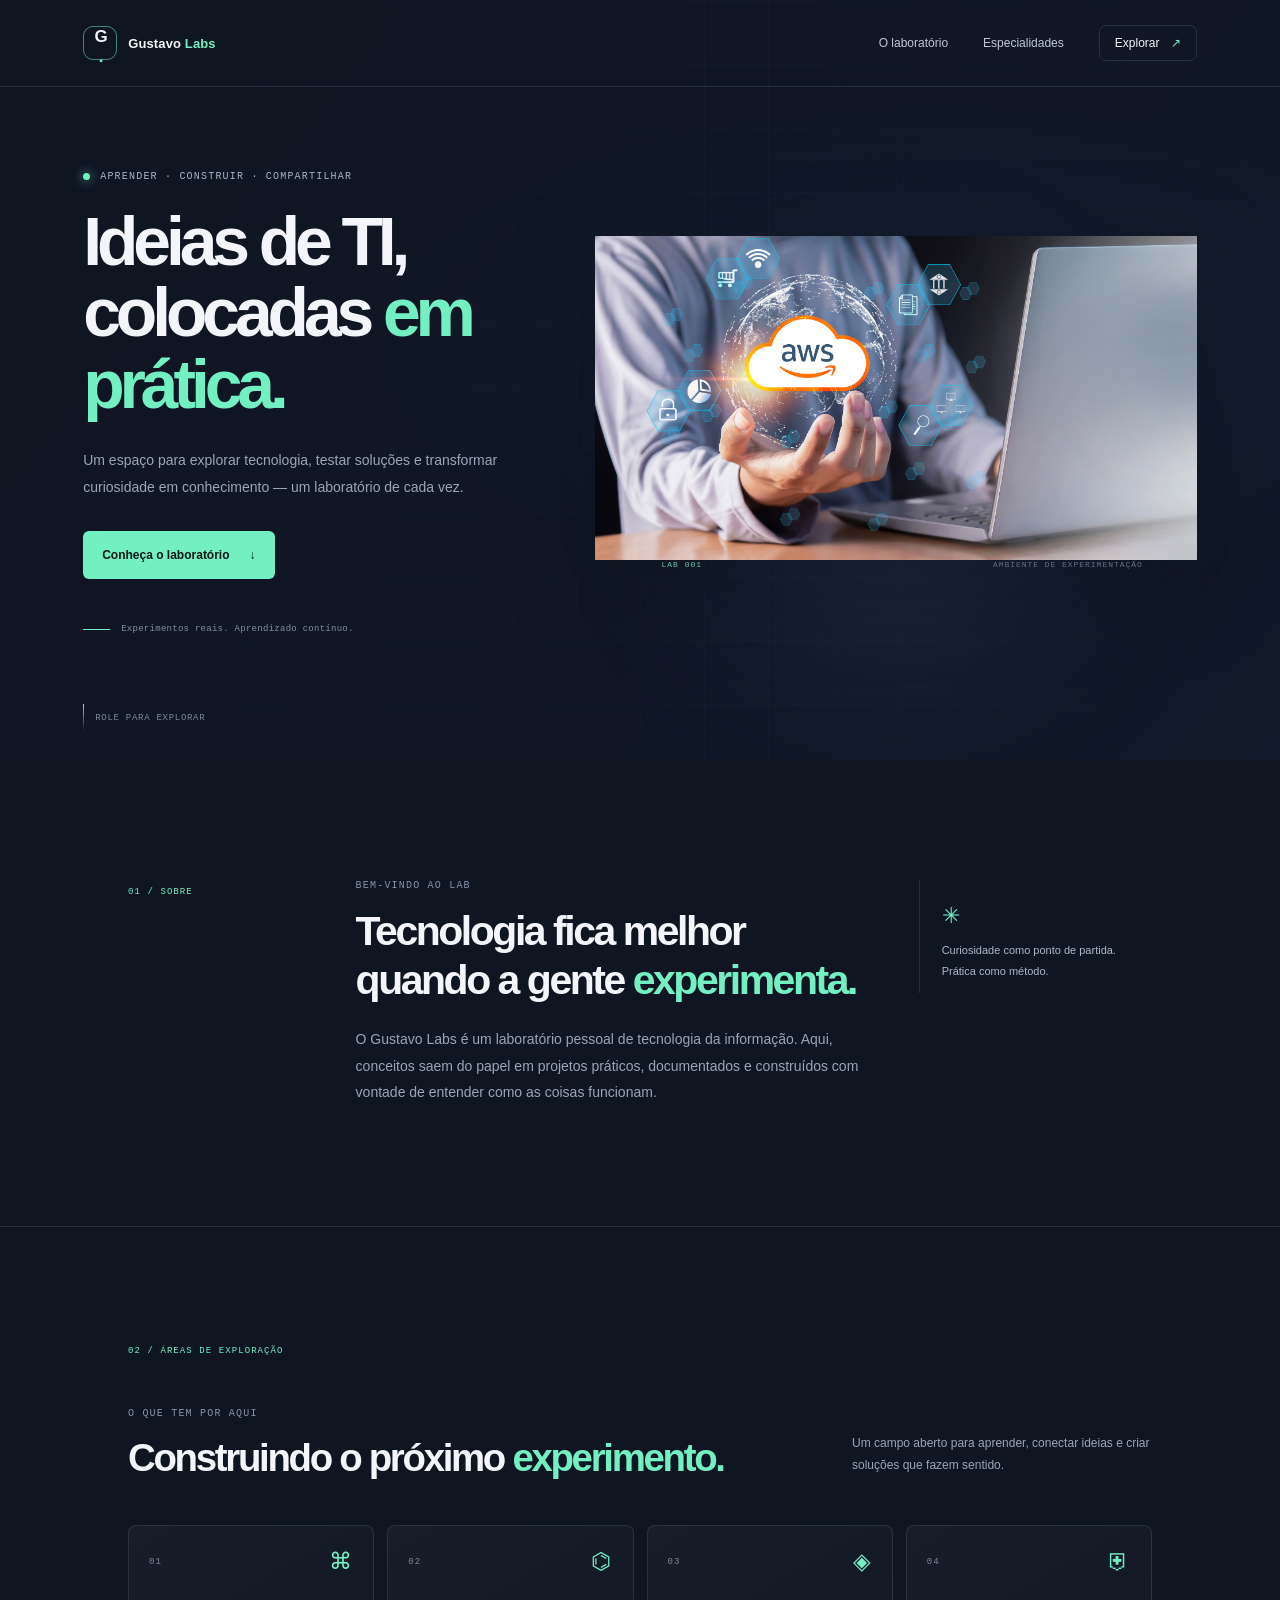
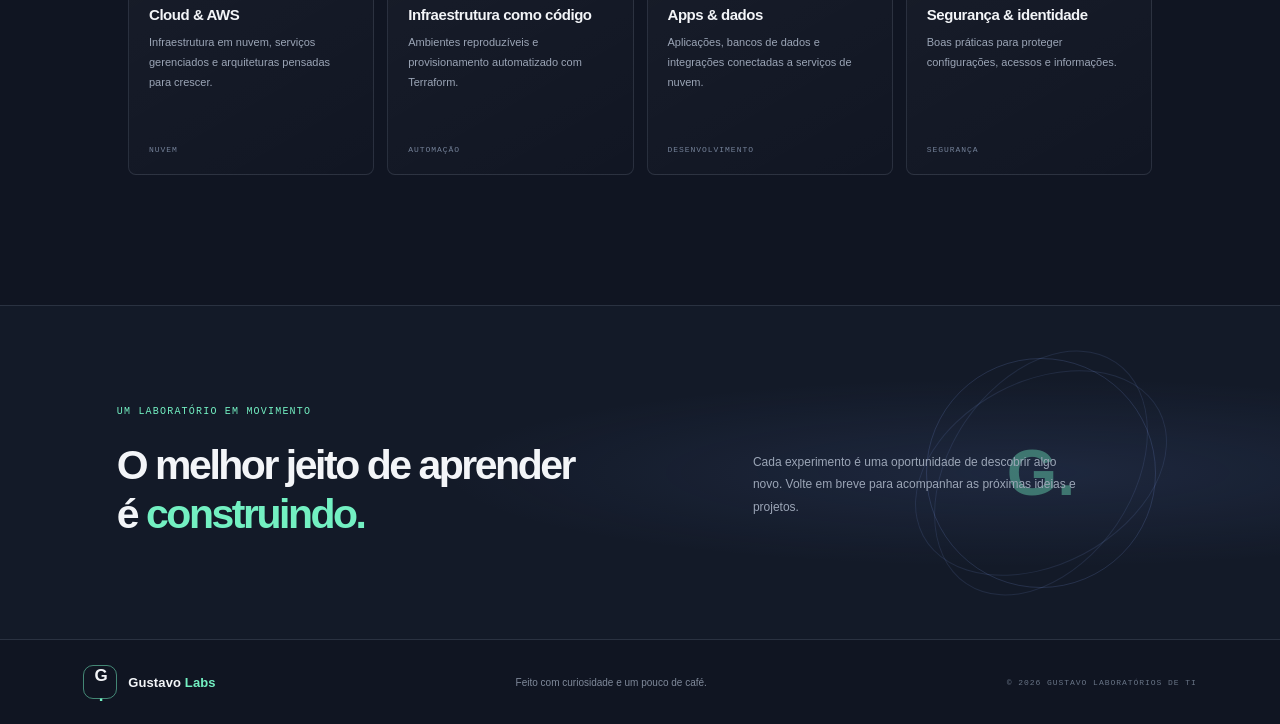
<file: aws/project01-s3-cloudfront/website/index.html>
<!doctype html>
<html lang="pt-BR">
  <head>
    <meta charset="utf-8">
    <meta name="viewport" content="width=device-width, initial-scale=1">
    <meta name="theme-color" content="#101522">
    <meta
      name="description"
      content="Gustavo Laboratórios de TI: experimentos práticos com cloud, automação e infraestrutura moderna."
    >
    <title>Gustavo Laboratórios de TI | Tecnologia em prática</title>
    <link rel="icon" href="images/favicon.svg" type="image/svg+xml">
    <link rel="stylesheet" href="styles.css">
  </head>
  <body>
    <header class="site-header">
      <a class="brand" href="#inicio" aria-label="Gustavo Laboratórios de TI — início">
        <span class="brand-mark" aria-hidden="true">G<span>.</span></span>
        <span class="brand-name">Gustavo <strong>Labs</strong></span>
      </a>
      <nav class="main-nav" aria-label="Navegação principal">
        <a href="#laboratorio">O laboratório</a>
        <a href="#especialidades">Especialidades</a>
        <a class="nav-cta" href="#explorar">Explorar <span aria-hidden="true">↗</span></a>
      </nav>
    </header>

    <main>
      <section class="hero" id="inicio">
        <div class="hero-copy">
          <p class="eyebrow"><span class="status-dot"></span> APRENDER · CONSTRUIR · COMPARTILHAR</p>
          <h1>Ideias de TI,<br>colocadas <span>em prática.</span></h1>
          <p class="hero-description">
            Um espaço para explorar tecnologia, testar soluções e transformar curiosidade
            em conhecimento — um laboratório de cada vez.
          </p>
          <a class="button button-primary" href="#especialidades">
            Conheça o laboratório <span aria-hidden="true">↓</span>
          </a>
          <div class="hero-note">
            <span class="note-line"></span>
            <span>Experimentos reais. Aprendizado contínuo.</span>
          </div>
        </div>
        <div class="hero-art">
          <div class="art-glow"></div>
          <img
            src="images/aws-image1.jpg"
            alt="Ilustração de uma arquitetura de nuvem conectada a aplicações, dados e automação"
            width="720"
            height="560"
          >
          <div class="art-caption"><span>LAB 001</span><span>AMBIENTE DE EXPERIMENTAÇÃO</span></div>
        </div>
        <a class="scroll-cue" href="#laboratorio" aria-label="Rolar para conhecer o laboratório">
          <span></span> role para explorar
        </a>
      </section>

      <section class="intro section-shell" id="laboratorio">
        <div class="section-index">01 / SOBRE</div>
        <div class="intro-copy">
          <p class="eyebrow">BEM-VINDO AO LAB</p>
          <h2>Tecnologia fica melhor<br>quando a gente <span>experimenta.</span></h2>
          <p>
            O Gustavo Labs é um laboratório pessoal de tecnologia da informação.
            Aqui, conceitos saem do papel em projetos práticos, documentados e
            construídos com vontade de entender como as coisas funcionam.
          </p>
        </div>
        <div class="intro-aside">
          <span class="aside-symbol" aria-hidden="true">✳</span>
          <p>Curiosidade como ponto de partida.<br>Prática como método.</p>
        </div>
      </section>

      <section class="specialties section-shell" id="especialidades">
        <div class="section-heading">
          <div>
            <div class="section-index">02 / ÁREAS DE EXPLORAÇÃO</div>
            <p class="eyebrow">O QUE TEM POR AQUI</p>
            <h2>Construindo o próximo <span>experimento.</span></h2>
          </div>
          <p class="section-description">
            Um campo aberto para aprender, conectar ideias e criar soluções que fazem sentido.
          </p>
        </div>
        <div class="card-grid">
          <article class="lab-card">
            <div class="card-top"><span>01</span><span class="card-icon" aria-hidden="true">⌘</span></div>
            <h3>Cloud &amp; AWS</h3>
            <p>Infraestrutura em nuvem, serviços gerenciados e arquiteturas pensadas para crescer.</p>
            <span class="card-tag">NUVEM</span>
          </article>
          <article class="lab-card">
            <div class="card-top"><span>02</span><span class="card-icon" aria-hidden="true">⌬</span></div>
            <h3>Infraestrutura como código</h3>
            <p>Ambientes reproduzíveis e provisionamento automatizado com Terraform.</p>
            <span class="card-tag">AUTOMAÇÃO</span>
          </article>
          <article class="lab-card">
            <div class="card-top"><span>03</span><span class="card-icon" aria-hidden="true">◈</span></div>
            <h3>Apps &amp; dados</h3>
            <p>Aplicações, bancos de dados e integrações conectadas a serviços de nuvem.</p>
            <span class="card-tag">DESENVOLVIMENTO</span>
          </article>
          <article class="lab-card">
            <div class="card-top"><span>04</span><span class="card-icon" aria-hidden="true">⛨</span></div>
            <h3>Segurança &amp; identidade</h3>
            <p>Boas práticas para proteger configurações, acessos e informações.</p>
            <span class="card-tag">SEGURANÇA</span>
          </article>
        </div>
      </section>

      <section class="explore" id="explorar">
        <div class="explore-inner">
          <div>
            <p class="eyebrow">UM LABORATÓRIO EM MOVIMENTO</p>
            <h2>O melhor jeito de aprender<br>é <span>construindo.</span></h2>
          </div>
          <p>
            Cada experimento é uma oportunidade de descobrir algo novo. Volte em breve
            para acompanhar as próximas ideias e projetos.
          </p>
          <span class="explore-orbit" aria-hidden="true">G.</span>
        </div>
      </section>
    </main>

    <footer class="site-footer">
      <a class="brand" href="#inicio" aria-label="Voltar ao início">
        <span class="brand-mark" aria-hidden="true">G<span>.</span></span>
        <span class="brand-name">Gustavo <strong>Labs</strong></span>
      </a>
      <p>Feito com curiosidade e um pouco de café.</p>
      <span class="footer-copy">© 2026 GUSTAVO LABORATÓRIOS DE TI</span>
    </footer>
  </body>
</html>
</file>
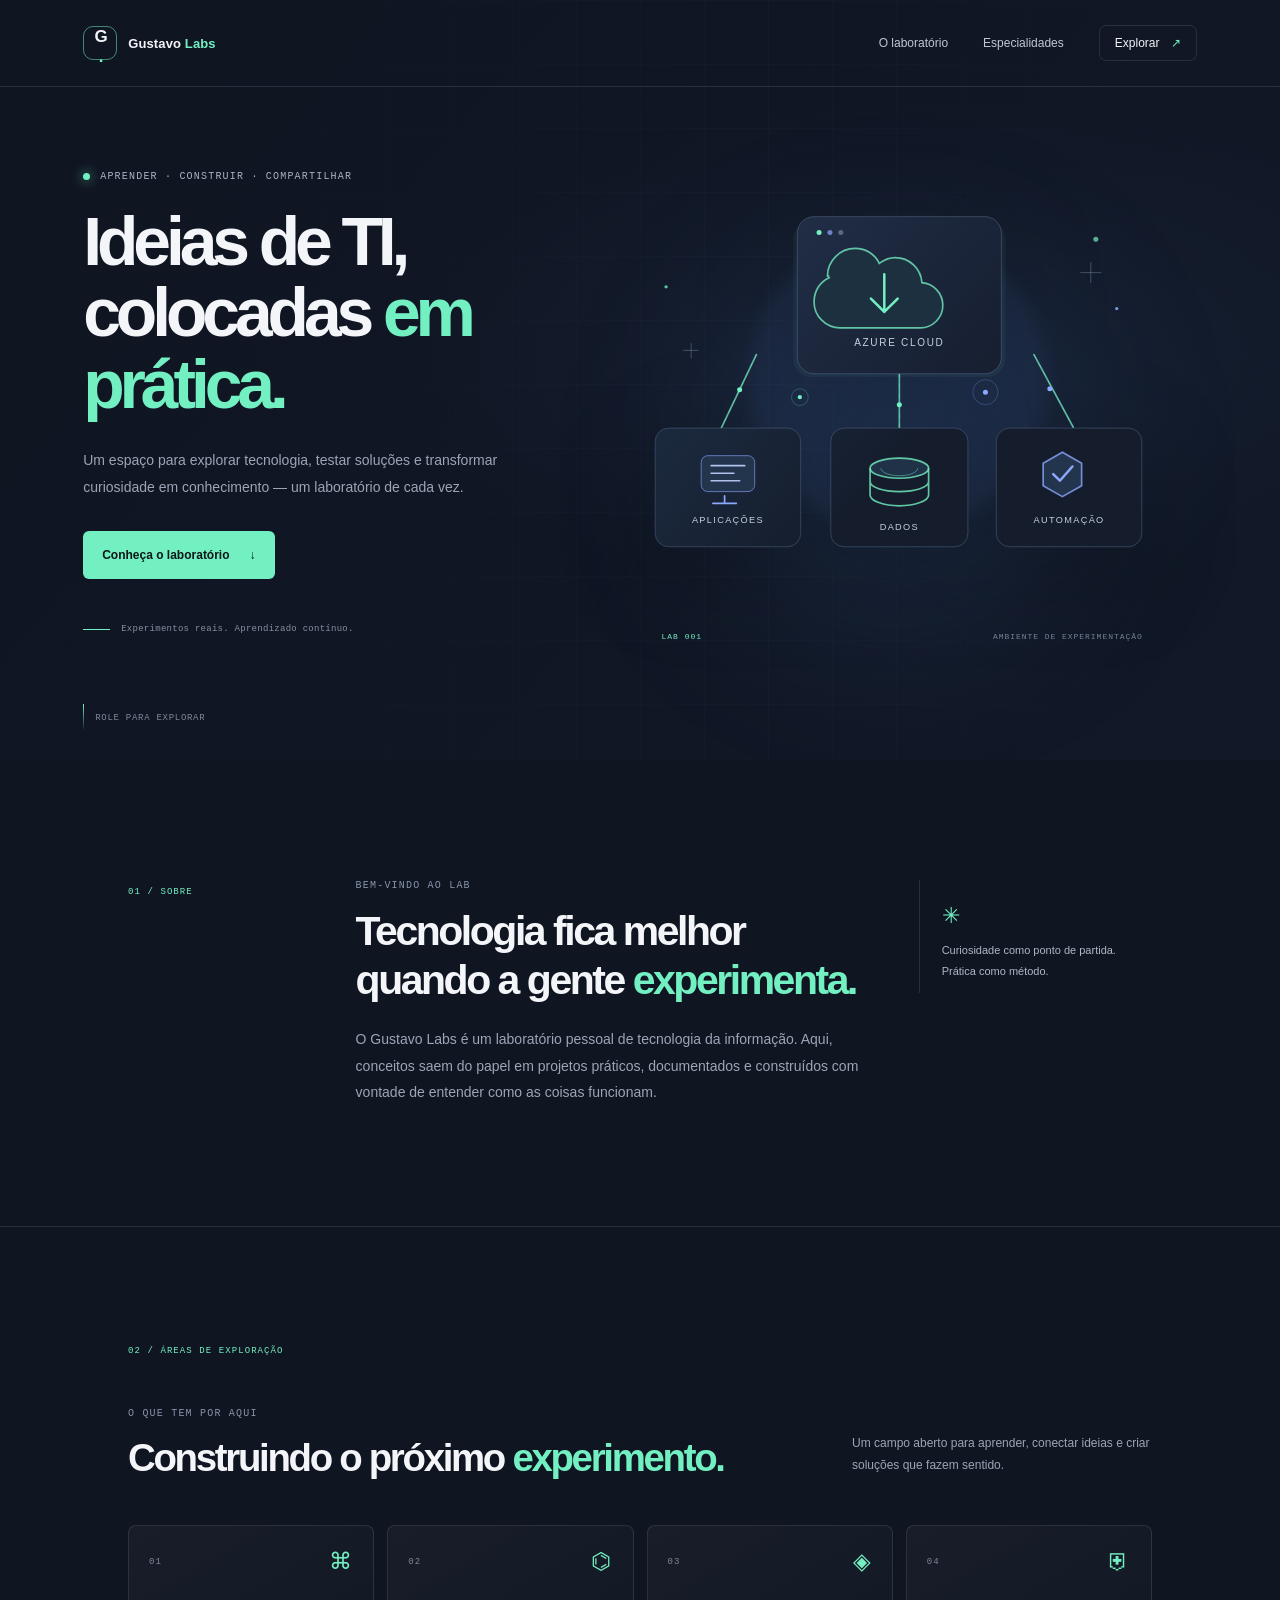
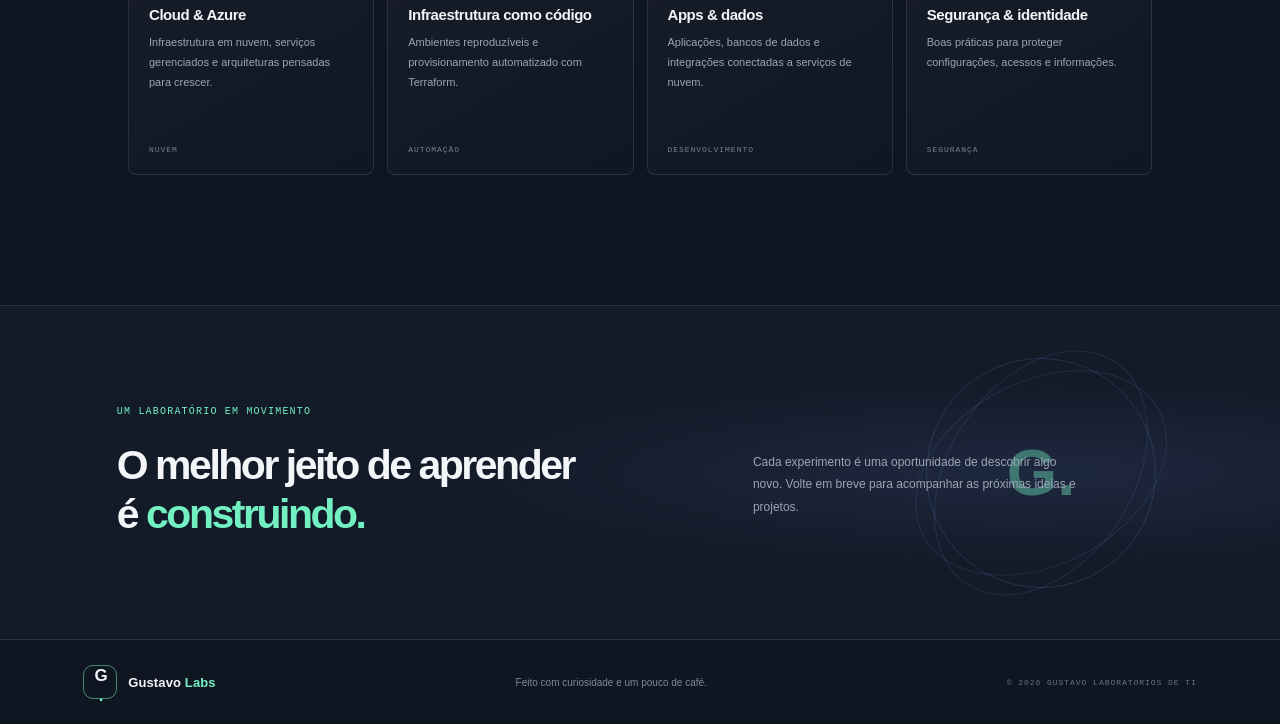
<file: azure/project_03_webapp_sql_kv/website/index.html>
<!doctype html>
<html lang="pt-BR">
  <head>
    <meta charset="utf-8">
    <meta name="viewport" content="width=device-width, initial-scale=1">
    <meta name="theme-color" content="#101522">
    <meta
      name="description"
      content="Gustavo Laboratórios de TI: experimentos práticos com cloud, automação e infraestrutura moderna."
    >
    <title>Gustavo Laboratórios de TI | Tecnologia em prática</title>
    <link rel="icon" href="images/favicon.svg" type="image/svg+xml">
    <link rel="stylesheet" href="styles.css">
  </head>
  <body>
    <header class="site-header">
      <a class="brand" href="#inicio" aria-label="Gustavo Laboratórios de TI — início">
        <span class="brand-mark" aria-hidden="true">G<span>.</span></span>
        <span class="brand-name">Gustavo <strong>Labs</strong></span>
      </a>
      <nav class="main-nav" aria-label="Navegação principal">
        <a href="#laboratorio">O laboratório</a>
        <a href="#especialidades">Especialidades</a>
        <a class="nav-cta" href="#explorar">Explorar <span aria-hidden="true">↗</span></a>
      </nav>
    </header>

    <main>
      <section class="hero" id="inicio">
        <div class="hero-copy">
          <p class="eyebrow"><span class="status-dot"></span> APRENDER · CONSTRUIR · COMPARTILHAR</p>
          <h1>Ideias de TI,<br>colocadas <span>em prática.</span></h1>
          <p class="hero-description">
            Um espaço para explorar tecnologia, testar soluções e transformar curiosidade
            em conhecimento — um laboratório de cada vez.
          </p>
          <a class="button button-primary" href="#especialidades">
            Conheça o laboratório <span aria-hidden="true">↓</span>
          </a>
          <div class="hero-note">
            <span class="note-line"></span>
            <span>Experimentos reais. Aprendizado contínuo.</span>
          </div>
        </div>
        <div class="hero-art">
          <div class="art-glow"></div>
          <img
            src="images/lab-architecture.svg"
            alt="Ilustração de uma arquitetura de nuvem conectada a aplicações, dados e automação"
            width="720"
            height="560"
          >
          <div class="art-caption"><span>LAB 001</span><span>AMBIENTE DE EXPERIMENTAÇÃO</span></div>
        </div>
        <a class="scroll-cue" href="#laboratorio" aria-label="Rolar para conhecer o laboratório">
          <span></span> role para explorar
        </a>
      </section>

      <section class="intro section-shell" id="laboratorio">
        <div class="section-index">01 / SOBRE</div>
        <div class="intro-copy">
          <p class="eyebrow">BEM-VINDO AO LAB</p>
          <h2>Tecnologia fica melhor<br>quando a gente <span>experimenta.</span></h2>
          <p>
            O Gustavo Labs é um laboratório pessoal de tecnologia da informação.
            Aqui, conceitos saem do papel em projetos práticos, documentados e
            construídos com vontade de entender como as coisas funcionam.
          </p>
        </div>
        <div class="intro-aside">
          <span class="aside-symbol" aria-hidden="true">✳</span>
          <p>Curiosidade como ponto de partida.<br>Prática como método.</p>
        </div>
      </section>

      <section class="specialties section-shell" id="especialidades">
        <div class="section-heading">
          <div>
            <div class="section-index">02 / ÁREAS DE EXPLORAÇÃO</div>
            <p class="eyebrow">O QUE TEM POR AQUI</p>
            <h2>Construindo o próximo <span>experimento.</span></h2>
          </div>
          <p class="section-description">
            Um campo aberto para aprender, conectar ideias e criar soluções que fazem sentido.
          </p>
        </div>
        <div class="card-grid">
          <article class="lab-card">
            <div class="card-top"><span>01</span><span class="card-icon" aria-hidden="true">⌘</span></div>
            <h3>Cloud &amp; Azure</h3>
            <p>Infraestrutura em nuvem, serviços gerenciados e arquiteturas pensadas para crescer.</p>
            <span class="card-tag">NUVEM</span>
          </article>
          <article class="lab-card">
            <div class="card-top"><span>02</span><span class="card-icon" aria-hidden="true">⌬</span></div>
            <h3>Infraestrutura como código</h3>
            <p>Ambientes reproduzíveis e provisionamento automatizado com Terraform.</p>
            <span class="card-tag">AUTOMAÇÃO</span>
          </article>
          <article class="lab-card">
            <div class="card-top"><span>03</span><span class="card-icon" aria-hidden="true">◈</span></div>
            <h3>Apps &amp; dados</h3>
            <p>Aplicações, bancos de dados e integrações conectadas a serviços de nuvem.</p>
            <span class="card-tag">DESENVOLVIMENTO</span>
          </article>
          <article class="lab-card">
            <div class="card-top"><span>04</span><span class="card-icon" aria-hidden="true">⛨</span></div>
            <h3>Segurança &amp; identidade</h3>
            <p>Boas práticas para proteger configurações, acessos e informações.</p>
            <span class="card-tag">SEGURANÇA</span>
          </article>
        </div>
      </section>

      <section class="explore" id="explorar">
        <div class="explore-inner">
          <div>
            <p class="eyebrow">UM LABORATÓRIO EM MOVIMENTO</p>
            <h2>O melhor jeito de aprender<br>é <span>construindo.</span></h2>
          </div>
          <p>
            Cada experimento é uma oportunidade de descobrir algo novo. Volte em breve
            para acompanhar as próximas ideias e projetos.
          </p>
          <span class="explore-orbit" aria-hidden="true">G.</span>
        </div>
      </section>
    </main>

    <footer class="site-footer">
      <a class="brand" href="#inicio" aria-label="Voltar ao início">
        <span class="brand-mark" aria-hidden="true">G<span>.</span></span>
        <span class="brand-name">Gustavo <strong>Labs</strong></span>
      </a>
      <p>Feito com curiosidade e um pouco de café.</p>
      <span class="footer-copy">© 2026 GUSTAVO LABORATÓRIOS DE TI</span>
    </footer>
  </body>
</html>
</file>
<file: aws/project01-s3-cloudfront/website/styles.css>
:root {
  color-scheme: dark;
  --bg: #101522;
  --bg-raised: #151c2b;
  --text: #f3f5f8;
  --muted: #9ba5b6;
  --line: rgba(195, 208, 228, 0.13);
  --mint: #73f0c2;
  --blue: #8ca8ff;
  --mono: "DM Mono", "Courier New", monospace;
  --sans: "Manrope", "Segoe UI", sans-serif;
}

* {
  box-sizing: border-box;
}

html {
  scroll-behavior: smooth;
}

body {
  margin: 0;
  background: var(--bg);
  color: var(--text);
  font-family: var(--sans);
  -webkit-font-smoothing: antialiased;
}

a {
  color: inherit;
  text-decoration: none;
}

.site-header,
.site-footer {
  display: flex;
  align-items: center;
  justify-content: space-between;
  padding: 25px max(6.5vw, 24px);
}

.site-header {
  position: absolute;
  z-index: 2;
  top: 0;
  left: 0;
  width: 100%;
  border-bottom: 1px solid var(--line);
}

.brand {
  display: inline-flex;
  align-items: center;
  gap: 11px;
}

.brand-mark {
  display: grid;
  width: 34px;
  height: 34px;
  place-items: center;
  border: 1px solid rgba(115, 240, 194, 0.52);
  border-radius: 10px;
  color: var(--text);
  font-size: 17px;
  font-weight: 800;
  letter-spacing: -2px;
}

.brand-mark span,
.brand-name strong,
.hero h1 span,
.intro h2 span,
.section-heading h2 span,
.explore h2 span,
.error-main h1 span {
  color: var(--mint);
}

.brand-name {
  font-size: 13px;
  font-weight: 600;
  letter-spacing: 0.01em;
}

.brand-name strong {
  font-weight: 700;
}

.main-nav {
  display: flex;
  align-items: center;
  gap: 35px;
  color: #c0c7d2;
  font-size: 12px;
}

.main-nav a {
  transition: color 160ms ease;
}

.main-nav a:hover {
  color: var(--mint);
}

.main-nav .nav-cta {
  padding: 10px 15px;
  border: 1px solid var(--line);
  border-radius: 7px;
  color: var(--text);
}

.nav-cta span {
  margin-left: 8px;
  color: var(--mint);
}

.hero {
  position: relative;
  display: grid;
  min-height: 760px;
  grid-template-columns: 0.92fr 1.08fr;
  align-items: center;
  overflow: hidden;
  padding: 150px max(6.5vw, 24px) 105px;
  background:
    radial-gradient(ellipse at 73% 46%, rgba(55, 88, 134, 0.13), transparent 43%),
    linear-gradient(130deg, #101522 15%, #111827 100%);
}

.hero::before {
  position: absolute;
  inset: 0;
  background-image: linear-gradient(rgba(190, 205, 230, 0.025) 1px, transparent 1px),
    linear-gradient(90deg, rgba(190, 205, 230, 0.025) 1px, transparent 1px);
  background-size: 64px 64px;
  content: "";
  mask-image: linear-gradient(to right, transparent, #000 60%, transparent);
  pointer-events: none;
}

.hero-copy,
.hero-art {
  position: relative;
  z-index: 1;
}

.eyebrow,
.section-index,
.footer-copy,
.art-caption,
.card-top,
.card-tag,
.error-label {
  font-family: var(--mono);
  font-size: 10px;
  letter-spacing: 0.12em;
}

.eyebrow {
  display: flex;
  align-items: center;
  gap: 10px;
  margin: 0 0 24px;
  color: #a8b4c5;
}

.status-dot {
  display: inline-block;
  width: 7px;
  height: 7px;
  border-radius: 50%;
  background: var(--mint);
  box-shadow: 0 0 12px rgba(115, 240, 194, 0.8);
}

.hero h1,
.error-main h1 {
  margin: 0;
  font-size: clamp(47px, 5.3vw, 76px);
  font-weight: 600;
  letter-spacing: -0.075em;
  line-height: 1.06;
}

.hero-description,
.intro-copy > p:not(.eyebrow),
.section-description,
.lab-card p,
.explore-inner > p,
.error-description {
  color: var(--muted);
  font-size: 14px;
  line-height: 1.9;
}

.hero-description {
  max-width: 430px;
  margin: 26px 0 31px;
}

.button {
  display: inline-flex;
  min-height: 48px;
  align-items: center;
  justify-content: center;
  gap: 20px;
  padding: 0 19px;
  border-radius: 6px;
  font-size: 12px;
  font-weight: 700;
  transition: transform 160ms ease, background 160ms ease;
}

.button:hover {
  transform: translateY(-2px);
}

.button-primary {
  background: var(--mint);
  color: #0b1718;
}

.button-primary:hover {
  background: #9bffda;
}

.hero-note {
  display: flex;
  align-items: center;
  gap: 11px;
  margin-top: 45px;
  color: #858fa0;
  font-family: var(--mono);
  font-size: 9px;
  letter-spacing: 0.03em;
}

.note-line {
  width: 27px;
  height: 1px;
  background: var(--mint);
}

.hero-art {
  width: min(100%, 650px);
  justify-self: end;
}

.hero-art img {
  position: relative;
  display: block;
  width: 100%;
  height: auto;
  filter: drop-shadow(0 25px 48px rgba(0, 0, 0, 0.24));
}

.art-glow {
  position: absolute;
  top: 22%;
  left: 20%;
  width: 60%;
  aspect-ratio: 1;
  border-radius: 50%;
  background: rgba(67, 111, 174, 0.18);
  filter: blur(80px);
}

.art-caption {
  display: flex;
  justify-content: space-between;
  margin: 0 9% 0 11%;
  color: #788699;
  font-size: 8px;
}

.art-caption span:first-child {
  color: var(--mint);
}

.scroll-cue {
  position: absolute;
  bottom: 29px;
  left: max(6.5vw, 24px);
  display: flex;
  align-items: center;
  gap: 11px;
  color: #7f899a;
  font-family: var(--mono);
  font-size: 9px;
  letter-spacing: 0.08em;
  text-transform: uppercase;
}

.scroll-cue span {
  width: 1px;
  height: 27px;
  background: linear-gradient(var(--mint), transparent);
}

.section-shell {
  padding: 120px max(10vw, 32px);
}

.intro {
  display: grid;
  grid-template-columns: 0.65fr 1.8fr 0.8fr;
  gap: 38px;
  align-items: start;
  border-bottom: 1px solid var(--line);
}

.section-index {
  padding-top: 7px;
  color: var(--mint);
  font-size: 9px;
}

.intro-copy .eyebrow,
.section-heading .eyebrow {
  margin-bottom: 16px;
  color: #8794a8;
}

.intro h2,
.section-heading h2,
.explore h2 {
  margin: 0;
  font-size: clamp(28px, 3.2vw, 44px);
  font-weight: 600;
  letter-spacing: -0.06em;
  line-height: 1.2;
}

.intro-copy > p:not(.eyebrow) {
  max-width: 600px;
  margin: 21px 0 0;
}

.intro-aside {
  padding: 23px 0 0 22px;
  border-left: 1px solid var(--line);
}

.aside-symbol {
  color: var(--mint);
  font-size: 22px;
}

.intro-aside p {
  color: #adb7c6;
  font-size: 11px;
  line-height: 1.9;
}

.specialties {
  padding-top: 112px;
  padding-bottom: 130px;
}

.section-heading {
  display: flex;
  align-items: end;
  justify-content: space-between;
  gap: 30px;
  margin-bottom: 44px;
}

.section-heading .section-index {
  margin-bottom: 52px;
}

.section-heading h2 {
  font-size: clamp(27px, 3vw, 40px);
}

.section-description {
  max-width: 300px;
  margin: 0 0 4px;
  font-size: 12px;
}

.card-grid {
  display: grid;
  grid-template-columns: repeat(4, minmax(0, 1fr));
  gap: 13px;
}

.lab-card {
  position: relative;
  min-height: 250px;
  padding: 22px 20px 20px;
  border: 1px solid var(--line);
  border-radius: 8px;
  background: linear-gradient(150deg, rgba(255, 255, 255, 0.035), rgba(255, 255, 255, 0.008));
  transition: border-color 180ms ease, transform 180ms ease;
}

.lab-card:hover {
  transform: translateY(-4px);
  border-color: rgba(115, 240, 194, 0.42);
}

.card-top {
  display: flex;
  align-items: center;
  justify-content: space-between;
  color: #7c8799;
  font-size: 9px;
}

.card-icon {
  color: var(--mint);
  font-family: var(--sans);
  font-size: 23px;
}

.lab-card h3 {
  margin: 31px 0 10px;
  font-size: 15px;
  font-weight: 600;
  letter-spacing: -0.03em;
}

.lab-card p {
  margin: 0;
  font-size: 11px;
  line-height: 1.8;
}

.card-tag {
  position: absolute;
  bottom: 20px;
  color: #748198;
  font-size: 8px;
}

.explore {
  overflow: hidden;
  border-top: 1px solid var(--line);
  border-bottom: 1px solid var(--line);
  background:
    radial-gradient(ellipse at 80% 50%, rgba(92, 119, 190, 0.15), transparent 40%),
    #131a28;
}

.explore-inner {
  position: relative;
  display: grid;
  max-width: 1200px;
  grid-template-columns: 1fr 0.7fr;
  gap: 50px;
  align-items: center;
  margin: 0 auto;
  padding: 100px max(6vw, 30px);
}

.explore-inner .eyebrow {
  color: var(--mint);
}

.explore-inner > p {
  position: relative;
  z-index: 1;
  max-width: 325px;
  margin: 24px 0 0;
  font-size: 12px;
}

.explore-orbit {
  position: absolute;
  top: 50%;
  right: 7%;
  display: grid;
  width: 230px;
  height: 230px;
  place-items: center;
  transform: translateY(-50%);
  border: 1px solid rgba(140, 168, 255, 0.16);
  border-radius: 50%;
  color: rgba(115, 240, 194, 0.4);
  font-size: 65px;
  font-weight: 800;
}

.explore-orbit::before,
.explore-orbit::after {
  position: absolute;
  border: 1px solid rgba(140, 168, 255, 0.12);
  border-radius: 50%;
  content: "";
}

.explore-orbit::before {
  inset: 22px -20px;
  transform: rotate(-28deg);
}

.explore-orbit::after {
  inset: -20px 22px;
  transform: rotate(34deg);
}

.site-footer {
  min-height: 84px;
  gap: 20px;
}

.site-footer > p {
  margin: 0;
  color: #7f899a;
  font-size: 10px;
}

.footer-copy {
  color: #687486;
  font-size: 8px;
}

.error-page {
  min-height: 100vh;
  display: flex;
  flex-direction: column;
  background:
    radial-gradient(ellipse at 50% 43%, rgba(59, 87, 141, 0.15), transparent 35%),
    var(--bg);
}

.error-page .site-header {
  position: relative;
}

.error-label {
  display: flex;
  align-items: center;
  gap: 10px;
  color: #a3adbc;
  font-size: 9px;
}

.error-label .status-dot {
  background: #ffbd76;
  box-shadow: 0 0 12px rgba(255, 189, 118, 0.7);
}

.error-main {
  display: flex;
  flex: 1;
  flex-direction: column;
  align-items: center;
  justify-content: center;
  padding: 65px 24px;
  text-align: center;
}

.error-visual {
  position: relative;
  display: grid;
  width: 220px;
  height: 150px;
  place-items: center;
  margin-bottom: 13px;
}

.error-code {
  position: relative;
  z-index: 1;
  color: #d9e1ef;
  font-size: 76px;
  font-weight: 800;
  letter-spacing: -0.09em;
}

.error-orbit {
  position: absolute;
  width: 100%;
  height: 69px;
  border: 1px solid rgba(115, 240, 194, 0.28);
  border-radius: 50%;
}

.orbit-one {
  transform: rotate(-22deg);
}

.orbit-two {
  transform: rotate(22deg);
  border-color: rgba(140, 168, 255, 0.25);
}

.error-cross {
  position: absolute;
  color: var(--mint);
  font-family: var(--mono);
}

.cross-one {
  top: 10px;
  right: 12px;
}

.cross-two {
  bottom: 7px;
  left: 5px;
  color: var(--blue);
}

.error-main .eyebrow {
  margin: 18px 0 14px;
  color: var(--mint);
}

.error-main h1 {
  font-size: clamp(36px, 5vw, 58px);
}

.error-main h1 span {
  color: #aab5c6;
}

.error-description {
  max-width: 420px;
  margin: 18px 0 26px;
  font-size: 12px;
}

.error-footer {
  border-top: 1px solid var(--line);
}

@media (max-width: 900px) {
  .hero {
    min-height: 0;
    grid-template-columns: 1fr;
    gap: 35px;
    padding-top: 160px;
  }

  .hero-art {
    width: min(100%, 620px);
    justify-self: center;
  }

  .hero-copy {
    max-width: 620px;
  }

  .intro {
    grid-template-columns: 0.5fr 1.5fr;
  }

  .intro-aside {
    grid-column: 2;
    margin-top: 5px;
  }

  .card-grid {
    grid-template-columns: repeat(2, minmax(0, 1fr));
  }

  .lab-card {
    min-height: 225px;
  }
}

@media (max-width: 600px) {
  .site-header,
  .site-footer {
    padding-right: 22px;
    padding-left: 22px;
  }

  .site-header {
    padding-top: 19px;
    padding-bottom: 19px;
  }

  .main-nav {
    gap: 16px;
    font-size: 10px;
  }

  .main-nav a:first-child {
    display: none;
  }

  .main-nav .nav-cta {
    padding: 9px 11px;
  }

  .hero {
    padding: 135px 24px 88px;
  }

  .hero h1 {
    font-size: clamp(46px, 12vw, 63px);
  }

  .hero-description {
    font-size: 12px;
  }

  .hero-note {
    margin-top: 31px;
  }

  .scroll-cue {
    left: 24px;
  }

  .section-shell {
    padding: 78px 24px;
  }

  .intro {
    grid-template-columns: 1fr;
    gap: 22px;
  }

  .intro-aside {
    grid-column: 1;
    margin-left: 2px;
  }

  .section-heading {
    display: block;
    margin-bottom: 30px;
  }

  .section-heading .section-index {
    margin-bottom: 39px;
  }

  .section-description {
    margin-top: 17px;
  }

  .card-grid {
    grid-template-columns: 1fr;
    gap: 10px;
  }

  .lab-card {
    min-height: 205px;
  }

  .explore-inner {
    grid-template-columns: 1fr;
    gap: 15px;
    padding: 77px 24px;
  }

  .explore-inner > p {
    margin-top: 5px;
  }

  .explore-orbit {
    top: 45%;
    right: -95px;
    width: 180px;
    height: 180px;
    opacity: 0.6;
  }

  .site-footer {
    flex-wrap: wrap;
    padding-top: 22px;
    padding-bottom: 22px;
  }

  .site-footer > p {
    display: none;
  }

  .footer-copy {
    font-size: 7px;
  }

  .error-label {
    font-size: 0;
  }

  .error-label .status-dot {
    width: 8px;
    height: 8px;
  }

  .error-main {
    padding-right: 20px;
    padding-left: 20px;
  }

  .error-visual {
    transform: scale(0.85);
  }

  .error-main h1 {
    font-size: 39px;
  }
}

@media (prefers-reduced-motion: reduce) {
  *,
  *::before,
  *::after {
    scroll-behavior: auto !important;
    transition-duration: 0.01ms !important;
  }
}
</file>
<file: azure/project_03_webapp_sql_kv/website/styles.css>
:root {
  color-scheme: dark;
  --bg: #101522;
  --bg-raised: #151c2b;
  --text: #f3f5f8;
  --muted: #9ba5b6;
  --line: rgba(195, 208, 228, 0.13);
  --mint: #73f0c2;
  --blue: #8ca8ff;
  --mono: "DM Mono", "Courier New", monospace;
  --sans: "Manrope", "Segoe UI", sans-serif;
}

* {
  box-sizing: border-box;
}

html {
  scroll-behavior: smooth;
}

body {
  margin: 0;
  background: var(--bg);
  color: var(--text);
  font-family: var(--sans);
  -webkit-font-smoothing: antialiased;
}

a {
  color: inherit;
  text-decoration: none;
}

.site-header,
.site-footer {
  display: flex;
  align-items: center;
  justify-content: space-between;
  padding: 25px max(6.5vw, 24px);
}

.site-header {
  position: absolute;
  z-index: 2;
  top: 0;
  left: 0;
  width: 100%;
  border-bottom: 1px solid var(--line);
}

.brand {
  display: inline-flex;
  align-items: center;
  gap: 11px;
}

.brand-mark {
  display: grid;
  width: 34px;
  height: 34px;
  place-items: center;
  border: 1px solid rgba(115, 240, 194, 0.52);
  border-radius: 10px;
  color: var(--text);
  font-size: 17px;
  font-weight: 800;
  letter-spacing: -2px;
}

.brand-mark span,
.brand-name strong,
.hero h1 span,
.intro h2 span,
.section-heading h2 span,
.explore h2 span,
.error-main h1 span {
  color: var(--mint);
}

.brand-name {
  font-size: 13px;
  font-weight: 600;
  letter-spacing: 0.01em;
}

.brand-name strong {
  font-weight: 700;
}

.main-nav {
  display: flex;
  align-items: center;
  gap: 35px;
  color: #c0c7d2;
  font-size: 12px;
}

.main-nav a {
  transition: color 160ms ease;
}

.main-nav a:hover {
  color: var(--mint);
}

.main-nav .nav-cta {
  padding: 10px 15px;
  border: 1px solid var(--line);
  border-radius: 7px;
  color: var(--text);
}

.nav-cta span {
  margin-left: 8px;
  color: var(--mint);
}

.hero {
  position: relative;
  display: grid;
  min-height: 760px;
  grid-template-columns: 0.92fr 1.08fr;
  align-items: center;
  overflow: hidden;
  padding: 150px max(6.5vw, 24px) 105px;
  background:
    radial-gradient(ellipse at 73% 46%, rgba(55, 88, 134, 0.13), transparent 43%),
    linear-gradient(130deg, #101522 15%, #111827 100%);
}

.hero::before {
  position: absolute;
  inset: 0;
  background-image: linear-gradient(rgba(190, 205, 230, 0.025) 1px, transparent 1px),
    linear-gradient(90deg, rgba(190, 205, 230, 0.025) 1px, transparent 1px);
  background-size: 64px 64px;
  content: "";
  mask-image: linear-gradient(to right, transparent, #000 60%, transparent);
  pointer-events: none;
}

.hero-copy,
.hero-art {
  position: relative;
  z-index: 1;
}

.eyebrow,
.section-index,
.footer-copy,
.art-caption,
.card-top,
.card-tag,
.error-label {
  font-family: var(--mono);
  font-size: 10px;
  letter-spacing: 0.12em;
}

.eyebrow {
  display: flex;
  align-items: center;
  gap: 10px;
  margin: 0 0 24px;
  color: #a8b4c5;
}

.status-dot {
  display: inline-block;
  width: 7px;
  height: 7px;
  border-radius: 50%;
  background: var(--mint);
  box-shadow: 0 0 12px rgba(115, 240, 194, 0.8);
}

.hero h1,
.error-main h1 {
  margin: 0;
  font-size: clamp(47px, 5.3vw, 76px);
  font-weight: 600;
  letter-spacing: -0.075em;
  line-height: 1.06;
}

.hero-description,
.intro-copy > p:not(.eyebrow),
.section-description,
.lab-card p,
.explore-inner > p,
.error-description {
  color: var(--muted);
  font-size: 14px;
  line-height: 1.9;
}

.hero-description {
  max-width: 430px;
  margin: 26px 0 31px;
}

.button {
  display: inline-flex;
  min-height: 48px;
  align-items: center;
  justify-content: center;
  gap: 20px;
  padding: 0 19px;
  border-radius: 6px;
  font-size: 12px;
  font-weight: 700;
  transition: transform 160ms ease, background 160ms ease;
}

.button:hover {
  transform: translateY(-2px);
}

.button-primary {
  background: var(--mint);
  color: #0b1718;
}

.button-primary:hover {
  background: #9bffda;
}

.hero-note {
  display: flex;
  align-items: center;
  gap: 11px;
  margin-top: 45px;
  color: #858fa0;
  font-family: var(--mono);
  font-size: 9px;
  letter-spacing: 0.03em;
}

.note-line {
  width: 27px;
  height: 1px;
  background: var(--mint);
}

.hero-art {
  width: min(100%, 650px);
  justify-self: end;
}

.hero-art img {
  position: relative;
  display: block;
  width: 100%;
  height: auto;
  filter: drop-shadow(0 25px 48px rgba(0, 0, 0, 0.24));
}

.art-glow {
  position: absolute;
  top: 22%;
  left: 20%;
  width: 60%;
  aspect-ratio: 1;
  border-radius: 50%;
  background: rgba(67, 111, 174, 0.18);
  filter: blur(80px);
}

.art-caption {
  display: flex;
  justify-content: space-between;
  margin: 0 9% 0 11%;
  color: #788699;
  font-size: 8px;
}

.art-caption span:first-child {
  color: var(--mint);
}

.scroll-cue {
  position: absolute;
  bottom: 29px;
  left: max(6.5vw, 24px);
  display: flex;
  align-items: center;
  gap: 11px;
  color: #7f899a;
  font-family: var(--mono);
  font-size: 9px;
  letter-spacing: 0.08em;
  text-transform: uppercase;
}

.scroll-cue span {
  width: 1px;
  height: 27px;
  background: linear-gradient(var(--mint), transparent);
}

.section-shell {
  padding: 120px max(10vw, 32px);
}

.intro {
  display: grid;
  grid-template-columns: 0.65fr 1.8fr 0.8fr;
  gap: 38px;
  align-items: start;
  border-bottom: 1px solid var(--line);
}

.section-index {
  padding-top: 7px;
  color: var(--mint);
  font-size: 9px;
}

.intro-copy .eyebrow,
.section-heading .eyebrow {
  margin-bottom: 16px;
  color: #8794a8;
}

.intro h2,
.section-heading h2,
.explore h2 {
  margin: 0;
  font-size: clamp(28px, 3.2vw, 44px);
  font-weight: 600;
  letter-spacing: -0.06em;
  line-height: 1.2;
}

.intro-copy > p:not(.eyebrow) {
  max-width: 600px;
  margin: 21px 0 0;
}

.intro-aside {
  padding: 23px 0 0 22px;
  border-left: 1px solid var(--line);
}

.aside-symbol {
  color: var(--mint);
  font-size: 22px;
}

.intro-aside p {
  color: #adb7c6;
  font-size: 11px;
  line-height: 1.9;
}

.specialties {
  padding-top: 112px;
  padding-bottom: 130px;
}

.section-heading {
  display: flex;
  align-items: end;
  justify-content: space-between;
  gap: 30px;
  margin-bottom: 44px;
}

.section-heading .section-index {
  margin-bottom: 52px;
}

.section-heading h2 {
  font-size: clamp(27px, 3vw, 40px);
}

.section-description {
  max-width: 300px;
  margin: 0 0 4px;
  font-size: 12px;
}

.card-grid {
  display: grid;
  grid-template-columns: repeat(4, minmax(0, 1fr));
  gap: 13px;
}

.lab-card {
  position: relative;
  min-height: 250px;
  padding: 22px 20px 20px;
  border: 1px solid var(--line);
  border-radius: 8px;
  background: linear-gradient(150deg, rgba(255, 255, 255, 0.035), rgba(255, 255, 255, 0.008));
  transition: border-color 180ms ease, transform 180ms ease;
}

.lab-card:hover {
  transform: translateY(-4px);
  border-color: rgba(115, 240, 194, 0.42);
}

.card-top {
  display: flex;
  align-items: center;
  justify-content: space-between;
  color: #7c8799;
  font-size: 9px;
}

.card-icon {
  color: var(--mint);
  font-family: var(--sans);
  font-size: 23px;
}

.lab-card h3 {
  margin: 31px 0 10px;
  font-size: 15px;
  font-weight: 600;
  letter-spacing: -0.03em;
}

.lab-card p {
  margin: 0;
  font-size: 11px;
  line-height: 1.8;
}

.card-tag {
  position: absolute;
  bottom: 20px;
  color: #748198;
  font-size: 8px;
}

.explore {
  overflow: hidden;
  border-top: 1px solid var(--line);
  border-bottom: 1px solid var(--line);
  background:
    radial-gradient(ellipse at 80% 50%, rgba(92, 119, 190, 0.15), transparent 40%),
    #131a28;
}

.explore-inner {
  position: relative;
  display: grid;
  max-width: 1200px;
  grid-template-columns: 1fr 0.7fr;
  gap: 50px;
  align-items: center;
  margin: 0 auto;
  padding: 100px max(6vw, 30px);
}

.explore-inner .eyebrow {
  color: var(--mint);
}

.explore-inner > p {
  position: relative;
  z-index: 1;
  max-width: 325px;
  margin: 24px 0 0;
  font-size: 12px;
}

.explore-orbit {
  position: absolute;
  top: 50%;
  right: 7%;
  display: grid;
  width: 230px;
  height: 230px;
  place-items: center;
  transform: translateY(-50%);
  border: 1px solid rgba(140, 168, 255, 0.16);
  border-radius: 50%;
  color: rgba(115, 240, 194, 0.4);
  font-size: 65px;
  font-weight: 800;
}

.explore-orbit::before,
.explore-orbit::after {
  position: absolute;
  border: 1px solid rgba(140, 168, 255, 0.12);
  border-radius: 50%;
  content: "";
}

.explore-orbit::before {
  inset: 22px -20px;
  transform: rotate(-28deg);
}

.explore-orbit::after {
  inset: -20px 22px;
  transform: rotate(34deg);
}

.site-footer {
  min-height: 84px;
  gap: 20px;
}

.site-footer > p {
  margin: 0;
  color: #7f899a;
  font-size: 10px;
}

.footer-copy {
  color: #687486;
  font-size: 8px;
}

.error-page {
  min-height: 100vh;
  display: flex;
  flex-direction: column;
  background:
    radial-gradient(ellipse at 50% 43%, rgba(59, 87, 141, 0.15), transparent 35%),
    var(--bg);
}

.error-page .site-header {
  position: relative;
}

.error-label {
  display: flex;
  align-items: center;
  gap: 10px;
  color: #a3adbc;
  font-size: 9px;
}

.error-label .status-dot {
  background: #ffbd76;
  box-shadow: 0 0 12px rgba(255, 189, 118, 0.7);
}

.error-main {
  display: flex;
  flex: 1;
  flex-direction: column;
  align-items: center;
  justify-content: center;
  padding: 65px 24px;
  text-align: center;
}

.error-visual {
  position: relative;
  display: grid;
  width: 220px;
  height: 150px;
  place-items: center;
  margin-bottom: 13px;
}

.error-code {
  position: relative;
  z-index: 1;
  color: #d9e1ef;
  font-size: 76px;
  font-weight: 800;
  letter-spacing: -0.09em;
}

.error-orbit {
  position: absolute;
  width: 100%;
  height: 69px;
  border: 1px solid rgba(115, 240, 194, 0.28);
  border-radius: 50%;
}

.orbit-one {
  transform: rotate(-22deg);
}

.orbit-two {
  transform: rotate(22deg);
  border-color: rgba(140, 168, 255, 0.25);
}

.error-cross {
  position: absolute;
  color: var(--mint);
  font-family: var(--mono);
}

.cross-one {
  top: 10px;
  right: 12px;
}

.cross-two {
  bottom: 7px;
  left: 5px;
  color: var(--blue);
}

.error-main .eyebrow {
  margin: 18px 0 14px;
  color: var(--mint);
}

.error-main h1 {
  font-size: clamp(36px, 5vw, 58px);
}

.error-main h1 span {
  color: #aab5c6;
}

.error-description {
  max-width: 420px;
  margin: 18px 0 26px;
  font-size: 12px;
}

.error-footer {
  border-top: 1px solid var(--line);
}

@media (max-width: 900px) {
  .hero {
    min-height: 0;
    grid-template-columns: 1fr;
    gap: 35px;
    padding-top: 160px;
  }

  .hero-art {
    width: min(100%, 620px);
    justify-self: center;
  }

  .hero-copy {
    max-width: 620px;
  }

  .intro {
    grid-template-columns: 0.5fr 1.5fr;
  }

  .intro-aside {
    grid-column: 2;
    margin-top: 5px;
  }

  .card-grid {
    grid-template-columns: repeat(2, minmax(0, 1fr));
  }

  .lab-card {
    min-height: 225px;
  }
}

@media (max-width: 600px) {
  .site-header,
  .site-footer {
    padding-right: 22px;
    padding-left: 22px;
  }

  .site-header {
    padding-top: 19px;
    padding-bottom: 19px;
  }

  .main-nav {
    gap: 16px;
    font-size: 10px;
  }

  .main-nav a:first-child {
    display: none;
  }

  .main-nav .nav-cta {
    padding: 9px 11px;
  }

  .hero {
    padding: 135px 24px 88px;
  }

  .hero h1 {
    font-size: clamp(46px, 12vw, 63px);
  }

  .hero-description {
    font-size: 12px;
  }

  .hero-note {
    margin-top: 31px;
  }

  .scroll-cue {
    left: 24px;
  }

  .section-shell {
    padding: 78px 24px;
  }

  .intro {
    grid-template-columns: 1fr;
    gap: 22px;
  }

  .intro-aside {
    grid-column: 1;
    margin-left: 2px;
  }

  .section-heading {
    display: block;
    margin-bottom: 30px;
  }

  .section-heading .section-index {
    margin-bottom: 39px;
  }

  .section-description {
    margin-top: 17px;
  }

  .card-grid {
    grid-template-columns: 1fr;
    gap: 10px;
  }

  .lab-card {
    min-height: 205px;
  }

  .explore-inner {
    grid-template-columns: 1fr;
    gap: 15px;
    padding: 77px 24px;
  }

  .explore-inner > p {
    margin-top: 5px;
  }

  .explore-orbit {
    top: 45%;
    right: -95px;
    width: 180px;
    height: 180px;
    opacity: 0.6;
  }

  .site-footer {
    flex-wrap: wrap;
    padding-top: 22px;
    padding-bottom: 22px;
  }

  .site-footer > p {
    display: none;
  }

  .footer-copy {
    font-size: 7px;
  }

  .error-label {
    font-size: 0;
  }

  .error-label .status-dot {
    width: 8px;
    height: 8px;
  }

  .error-main {
    padding-right: 20px;
    padding-left: 20px;
  }

  .error-visual {
    transform: scale(0.85);
  }

  .error-main h1 {
    font-size: 39px;
  }
}

@media (prefers-reduced-motion: reduce) {
  *,
  *::before,
  *::after {
    scroll-behavior: auto !important;
    transition-duration: 0.01ms !important;
  }
}
</file>
